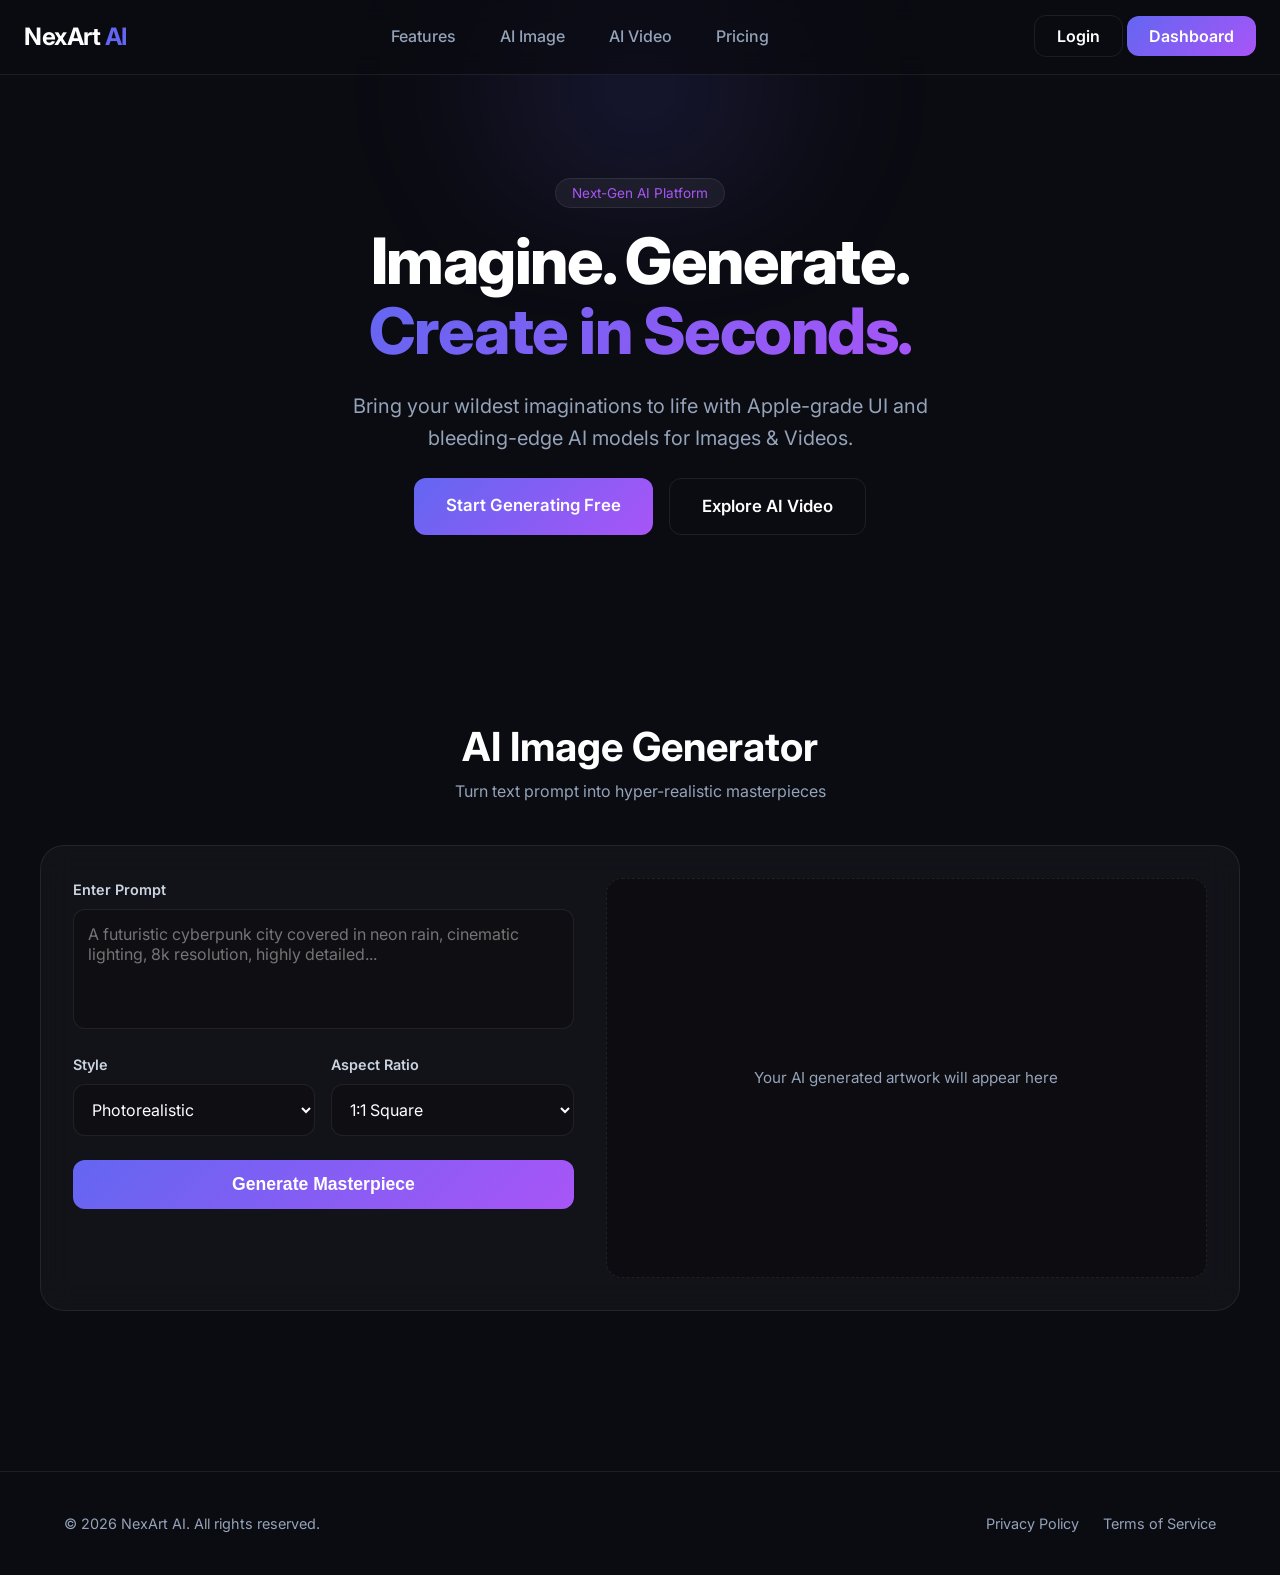
<file: index.html>
<!DOCTYPE html>
<html lang="en">
<head>
    <meta charset="UTF-8">
    <meta name="viewport" content="width=device-width, initial-scale=1.0">
    
    <title>NexArt AI | Premium AI Image & Video Generator</title>
    <meta name="google-site-verification" content="4ZKNh5twACsH8TSF-R0Fypbp65fZlBvnbhLqRTcwG6A" />
    <meta name="description" content="Generate high-quality AI images and cinematic AI videos instantly. Experience the next generation of AI art creation with Midjourney & ChatGPT style UI.">
    <meta name="keywords" content="AI image generator, AI video generator, text to image, AI art, premium AI tool, text to video">
    <meta name="robots" content="index, follow">
    <link rel="canonical" href="https://yourdomain.com/">

    <!-- Open Graph SEO -->
    <meta property="og:type" content="website">
    <meta property="og:url" content="https://yourdomain.com/">
    <meta property="og:title" content="NexArt AI | Premium AI Image & Video Generator">
    <meta property="og:description" content="Create stunning visuals with our premium AI tool. Dark mode, fast loading, and fully responsive.">
    <meta property="og:image" content="https://yourdomain.com/assets/og-preview.jpg">

    <!-- Twitter SEO -->
    <meta property="twitter:card" content="summary_large_image">
    <meta property="twitter:title" content="NexArt AI | Premium AI Image & Video Generator">
    <meta property="twitter:description" content="Create stunning visuals with our premium AI tool.">
    <meta property="twitter:image" content="https://yourdomain.com/assets/og-preview.jpg">

    <link rel="stylesheet" href="css/style.css">
    <link rel="stylesheet" href="css/responsive.css">
    
    <link rel="preconnect" href="https://fonts.googleapis.com">
    <link rel="preconnect" href="https://fonts.gstatic.com" crossorigin>
    <link href="https://fonts.googleapis.com/css2?family=Inter:wght@300;400;500;600;700&display=swap" rel="stylesheet">
</head>
<body>

    <header class="navbar glass-effect">
        <div class="nav-container">
            <a href="index.html" class="logo">NexArt <span>AI</span></a>
            <nav class="nav-links">
                <a href="#features">Features</a>
                <a href="#image-gen">AI Image</a>
                <a href="#video-gen">AI Video</a>
                <a href="pricing.html">Pricing</a>
            </nav>
            <div class="nav-auth">
                <a href="login.html" class="btn-secondary">Login</a>
                <a href="dashboard.html" class="btn-primary">Dashboard</a>
            </div>
            <button class="mobile-menu-btn" aria-label="Toggle Menu" onclick="toggleMobileMenu()">⚡</button>
        </div>
    </header>

    <main>
        <section class="hero-section">
            <div class="hero-glow"></div>
            <div class="container text-center">
                <span class="badge">Next-Gen AI Platform</span>
                <h1>Imagine. Generate. <br><span class="text-gradient">Create in Seconds.</span></h1>
                <p class="hero-subtitle">Bring your wildest imaginations to life with Apple-grade UI and bleeding-edge AI models for Images & Videos.</p>
                <div class="hero-cta">
                    <a href="#image-gen" class="btn-primary btn-large">Start Generating Free</a>
                    <a href="#video-gen" class="btn-secondary btn-large">Explore AI Video</a>
                </div>
            </div>
        </section>

        <section id="image-gen" class="generator-section container">
            <div class="section-header">
                <h2>AI Image Generator</h2>
                <p>Turn text prompt into hyper-realistic masterpieces</p>
            </div>
            
            <div class="generator-grid glass-card">
                <div class="controls-panel">
                    <div class="input-group">
                        <label for="img-prompt">Enter Prompt</label>
                        <!-- ID Changed to align with modular script targeting -->
                        <textarea id="prompt-box" placeholder="A futuristic cyberpunk city covered in neon rain, cinematic lighting, 8k resolution, highly detailed..."></textarea>
                    </div>
                    
                    <div class="row">
                        <div class="input-group">
                            <label for="img-style">Style</label>
                            <select id="style-select">
                                <option value="photorealistic">Photorealistic</option>
                                <option value="anime">Anime / Manga</option>
                                <option value="3d-render">3D Digital Art</option>
                                <option value="cyberpunk">Cyberpunk</option>
                            </select>
                        </div>
                        <div class="input-group">
                            <label for="img-ratio">Aspect Ratio</label>
                            <select id="img-ratio">
                                <option value="1:1">1:1 Square</option>
                                <option value="16:9">16:9 Cinematic</option>
                                <option value="9:16">9:16 Portrait</option>
                            </select>
                        </div>
                    </div>
                    
                    <!-- ID updated to match dashboard handler mapping for unified code usage -->
                    <button class="btn-primary btn-full" id="generate-btn">Generate Masterpiece</button>
                </div>
                
                <div class="preview-panel">
                    <div class="output-placeholder" id="result-display">
                        <p>Your AI generated artwork will appear here</p>
                    </div>
                </div>
            </div>
        </section>
    </main>

    <footer class="footer">
        <div class="container footer-grid">
            <p>&copy; 2026 NexArt AI. All rights reserved.</p>
            <div class="footer-links">
                <a href="#">Privacy Policy</a>
                <a href="#">Terms of Service</a>
            </div>
        </div>
    </footer>

    <!-- 🛠️ CRITICAL FIX: Script tags re-ordered and typed as module to allow imports -->
    <script src="js/download.js"></script>
    <script type="module" src="js/app.js"></script>
    <script type="module" src="js/image.js"></script>
</body>
</html>
</file>
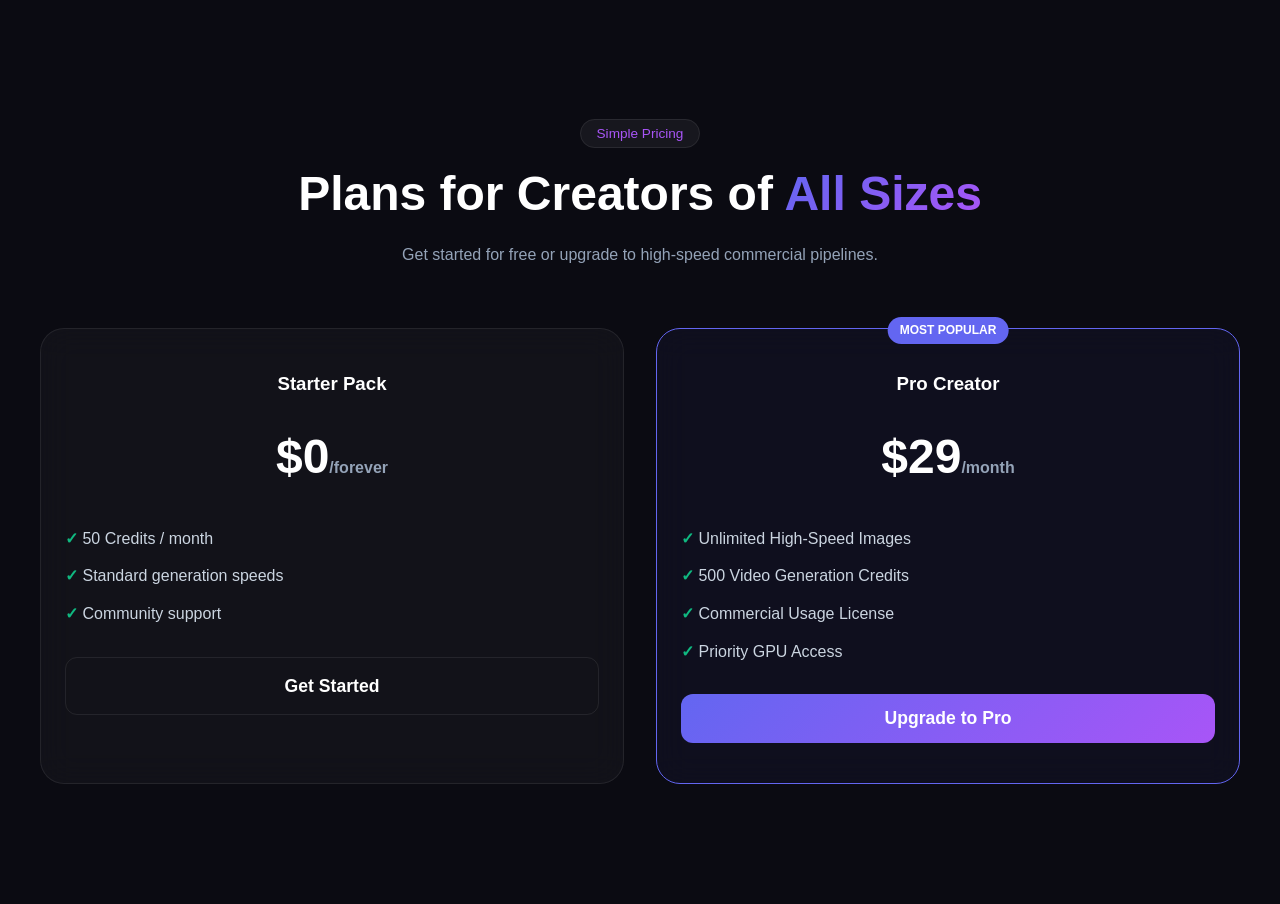
<file: pricing.html>
<!DOCTYPE html>
<html lang="en">
<head>
    <meta charset="UTF-8">
    <meta name="viewport" content="width=device-width, initial-scale=1.0">
    <title>Flexible Pricing Plans | NexArt AI</title>
    <meta name="description" content="Choose a plan that fits your creative needs. Unlock unlimited AI Image and Video generation with our premium pro plans.">
    
    <link rel="stylesheet" href="css/style.css">
    <link rel="stylesheet" href="css/responsive.css">
    <style>
        .pricing-grid { display: grid; grid-template-columns: repeat(auto-fit, minmax(300px, 1fr)); gap: 32px; margin-top: 60px; }
        .price-card { padding: 40px 24px; text-align: center; position: relative; }
        .price-card.popular { border-color: #6366f1; background: rgba(99, 102, 241, 0.05); }
        .price-tag { font-size: 3rem; font-weight: 800; margin: 20px 0; }
        .price-tag span { font-size: 1rem; color: var(--text-secondary); }
        .features-list { list-style: none; padding: 0; margin: 30px 0; text-align: left; }
        .features-list li { margin-bottom: 12px; color: #cbd5e1; }
        .features-list li::before { content: "✓ "; color: #10b981; font-weight: bold; }
    </style>
</head>
<body>

    <section class="container" style="padding: 120px 0;">
        <div class="text-center">
            <span class="badge">Simple Pricing</span>
            <h1 style="font-size: 3rem; margin-top: 10px;">Plans for Creators of <span class="text-gradient">All Sizes</span></h1>
            <p style="color: var(--text-secondary); margin-top: 10px;">Get started for free or upgrade to high-speed commercial pipelines.</p>
        </div>

        <div class="pricing-grid">
            <div class="glass-card price-card">
                <h3>Starter Pack</h3>
                <div class="price-tag">$0<span>/forever</span></div>
                <ul class="features-list">
                    <li>50 Credits / month</li>
                    <li>Standard generation speeds</li>
                    <li>Community support</li>
                </ul>
                <a href="signup.html" class="btn-secondary btn-full" style="display: block; text-align: center;">Get Started</a>
            </div>

            <div class="glass-card price-card popular">
                <div style="position: absolute; top: -12px; left: 50%; transform: translateX(-50%); background: #6366f1; padding: 4px 12px; border-radius: 20px; font-size: 0.75rem; font-weight: bold;">MOST POPULAR</div>
                <h3>Pro Creator</h3>
                <div class="price-tag">$29<span>/month</span></div>
                <ul class="features-list">
                    <li>Unlimited High-Speed Images</li>
                    <li>500 Video Generation Credits</li>
                    <li>Commercial Usage License</li>
                    <li>Priority GPU Access</li>
                </ul>
                <button class="btn-primary btn-full" onclick="payWithRazorpay(2900)">Upgrade to Pro</button>
            </div>
        </div>
    </section>

</body>
</html>
</file>
<file: css/style.css>
/* --- Global Variables & Reset --- */
:root {
    --bg-dark: #0b0b12;
    --bg-card: rgba(255, 255, 255, 0.03);
    --border-glass: rgba(255, 255, 255, 0.08);
    --text-primary: #ffffff;
    --text-secondary: #94a3b8;
    --accent: #6366f1;
    --accent-glow: linear-gradient(135deg, #6366f1, #a855f7);
    --font-sans: 'Inter', sans-serif;
}

* {
    margin: 0;
    padding: 0;
    box-sizing: border-box;
}

html {
    scroll-behavior: smooth;
}

body {
    background-color: var(--bg-dark);
    color: var(--text-primary);
    font-family: var(--font-sans);
    overflow-x: hidden;
    line-height: 1.6;
}

.container {
    width: 100%;
    max-width: 1200px;
    margin: 0 auto;
    padding: 0 24px;
}

/* --- Utilities & Typography --- */
.text-center { text-align: center; }
.text-gradient {
    background: var(--accent-glow);
    -webkit-background-clip: text;
    -webkit-text-fill-color: transparent;
}

/* --- Glassmorphism Component --- */
.glass-card {
    background: var(--bg-card);
    backdrop-filter: blur(16px);
    -webkit-backdrop-filter: blur(16px);
    border: 1px solid var(--border-glass);
    border-radius: 24px;
}

/* --- Premium Header / Navbar --- */
.navbar {
    position: fixed;
    top: 0;
    left: 0;
    width: 100%;
    z-index: 1000;
    border-bottom: 1px solid var(--border-glass);
    background: rgba(11, 11, 18, 0.7);
    backdrop-filter: blur(12px);
    -webkit-backdrop-filter: blur(12px);
}

.nav-container {
    max-width: 1300px;
    margin: 0 auto;
    display: flex;
    justify-content: space-between;
    align-items: center;
    padding: 18px 24px;
}

.logo {
    font-size: 1.5rem;
    font-weight: 700;
    color: #fff;
    text-decoration: none;
    letter-spacing: -0.5px;
}
.logo span { color: #6366f1; }

.nav-links a {
    color: var(--text-secondary);
    text-decoration: none;
    margin: 0 20px;
    font-weight: 500;
    transition: color 0.3s ease;
}
.nav-links a:hover { color: var(--text-primary); }

/* --- Buttons --- */
.btn-primary {
    background: var(--accent-glow);
    color: #fff;
    padding: 10px 22px;
    border-radius: 12px;
    border: none;
    font-weight: 600;
    cursor: pointer;
    text-decoration: none;
    transition: transform 0.2s;
}
.btn-primary:hover { transform: translateY(-2px); }

.btn-secondary {
    background: transparent;
    color: #fff;
    padding: 10px 22px;
    border-radius: 12px;
    border: 1px solid var(--border-glass);
    font-weight: 600;
    cursor: pointer;
    text-decoration: none;
}

.mobile-menu-btn { display: none; background: none; border: none; font-size: 1.5rem; cursor: pointer; }

/* --- Hero Section --- */
.hero-section {
    position: relative;
    padding: 180px 0 100px 0;
}
.hero-glow {
    position: absolute;
    top: -10%; left: 50%; transform: translateX(-50%);
    width: 600px; height: 300px;
    background: radial-gradient(circle, rgba(99,102,241,0.15) 0%, rgba(0,0,0,0) 70%);
    filter: blur(50px);
    z-index: -1;
}

.badge {
    background: rgba(255,255,255,0.05);
    padding: 6px 16px;
    border-radius: 100px;
    font-size: 0.85rem;
    border: 1px solid var(--border-glass);
    color: #a855f7;
}

.hero-section h1 {
    font-size: 4rem;
    font-weight: 800;
    line-height: 1.1;
    margin-top: 20px;
    letter-spacing: -1.5px;
}

.hero-subtitle {
    font-size: 1.25rem;
    color: var(--text-secondary);
    max-width: 650px;
    margin: 24px auto;
}

.hero-cta { display: flex; gap: 16px; justify-content: center; }
.btn-large { padding: 14px 32px; font-size: 1.05rem; }

/* --- Generator Section Layout --- */
.generator-section { padding: 80px 0; }
.section-header { text-align: center; margin-bottom: 40px; }
.section-header h2 { font-size: 2.5rem; font-weight: 700; }
.section-header p { color: var(--text-secondary); }

.generator-grid {
    display: grid;
    grid-template-columns: 1fr 1.2fr;
    gap: 32px;
    padding: 32px;
}

.controls-panel { display: flex; flex-direction: column; gap: 24px; }
.input-group { display: flex; flex-direction: column; gap: 8px; }
.input-group label { font-size: 0.9rem; font-weight: 600; color: #cbd5e1; }

textarea, select {
    background: rgba(0, 0, 0, 0.2);
    border: 1px solid var(--border-glass);
    border-radius: 12px;
    color: #fff;
    padding: 14px;
    font-family: inherit;
    font-size: 1rem;
    outline: none;
}
textarea { height: 120px; resize: none; }
textarea:focus, select:focus { border-color: var(--accent); }

.row { display: grid; grid-template-columns: 1fr 1fr; gap: 16px; }
.btn-full { width: 100%; padding: 14px; font-size: 1.1rem; }

/* Preview Screen */
.preview-panel {
    background: rgba(0,0,0,0.3);
    border: 1px dashed var(--border-glass);
    border-radius: 16px;
    display: flex;
    align-items: center;
    justify-content: center;
    min-height: 400px;
}
.output-placeholder p { color: var(--text-secondary); font-size: 0.95rem; }

/* --- Footer --- */
.footer { border-top: 1px solid var(--border-glass); padding: 40px 0; margin-top: 80px; font-size: 0.9rem; color: var(--text-secondary); }
.footer-grid { display: flex; justify-content: space-between; align-items: center; }
.footer-links a { color: var(--text-secondary); margin-left: 20px; text-decoration: none; }
</file>
<file: css/responsive.css>
@media (max-width: 768px) {
    .dashboard-layout {
        flex-direction: column-reverse; /* Sidebar can acts as bottom bar if needed */
    }
    
    .sidebar {
        width: 100%;
        height: auto;
        position: fixed;
        bottom: 0;
        left: 0;
        z-index: 1000;
        padding: 12px;
        flex-direction: row;
        border-right: none;
        border-top: 1px solid var(--border-glass);
    }

    .sidebar-brand, .sidebar-user { display: none; } /* Hide extra on tiny screens */
    
    .sidebar-menu {
        flex-direction: row;
        justify-content: space-around;
        width: 100%;
        margin-top: 0;
    }
    
    .workspace {
        margin-left: 0;
        width: 100%;
        padding: 20px 20px 100px 20px; /* Space added bottom for nav clear */
    }
}
</file>
